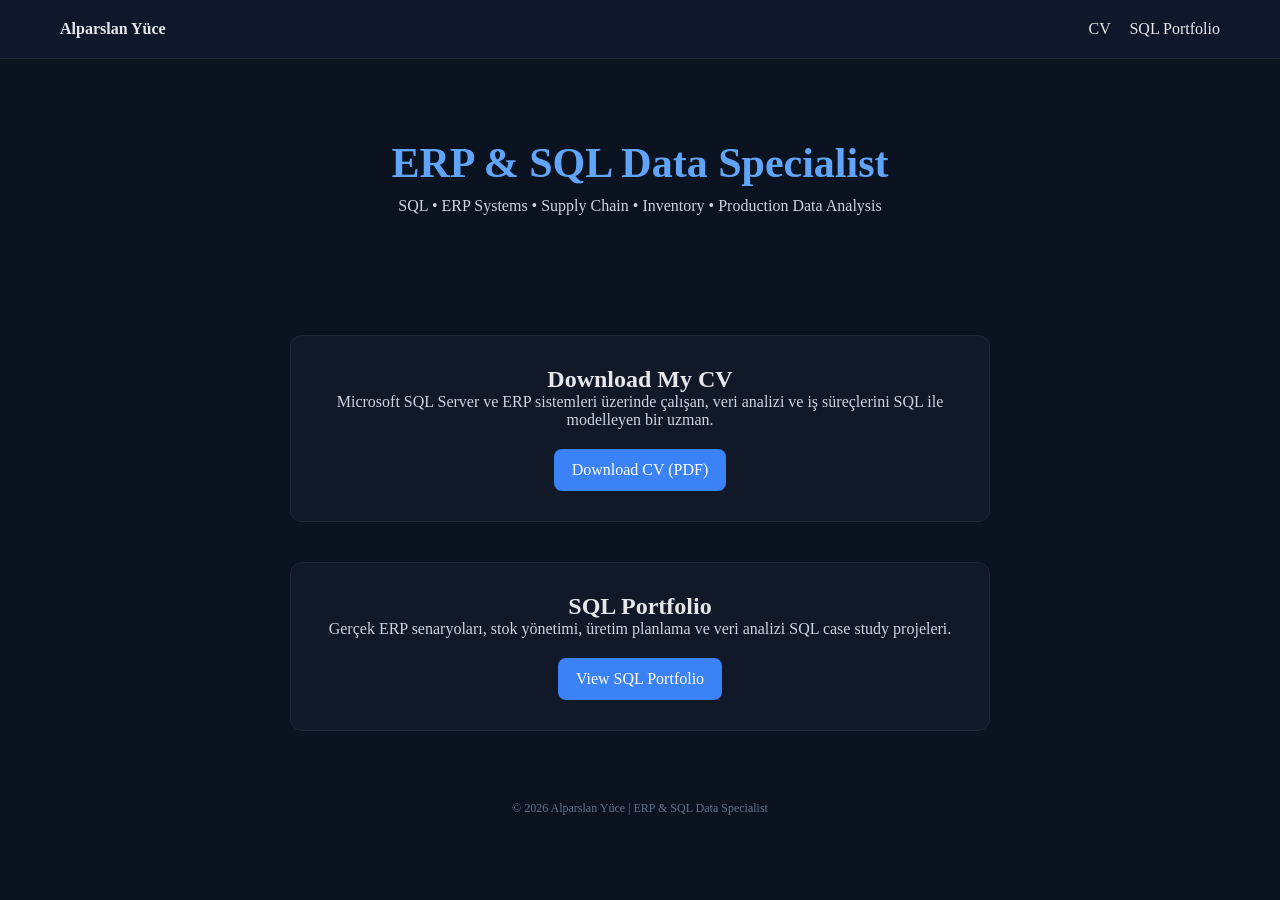
<file: index.html>
<!DOCTYPE html>
<html lang="tr">

<head>
<meta charset="UTF-8">

<!-- SEO -->
<title>ERP & SQL Data Specialist | Alparslan Yüce</title>

<meta name="description" content="ERP (SAP / Netsis) ve MSSQL üzerinde veri analizi yapan SQL Data Specialist. Stok yönetimi, üretim planlama ve raporlama üzerine case study portfolio.">
<meta name="keywords" content="SQL, ERP, MSSQL, SAP, Data Analyst, Supply Chain, Inventory Management, Production Planning">
<meta name="author" content="Alparslan Yüce">

<meta name="viewport" content="width=device-width, initial-scale=1.0">

<!-- Open Graph (LinkedIn / WhatsApp preview) -->
<meta property="og:title" content="ERP & SQL Data Specialist Portfolio">
<meta property="og:description" content="SQL, ERP, SAP ve MSSQL case study portfolio.">
<meta property="og:type" content="website">

<style>
* {
  margin:0;
  padding:0;
  box-sizing:border-box;
  font-family:Segoe UI;
}

body {
  background:#0b1220;
  color:#e5e7eb;
}

/* HEADER */
header {
  display:flex;
  justify-content:space-between;
  align-items:center;
  padding:20px 60px;
  background:#0f172a;
  border-bottom:1px solid #1f2937;
}

header a {
  color:#e5e7eb;
  text-decoration:none;
  margin-left:15px;
}

/* HERO */
.hero {
  text-align:center;
  padding:80px 20px;
}

.hero h1 {
  font-size:42px;
  color:#60a5fa;
}

.hero p {
  color:#cbd5e1;
  margin-top:10px;
}

/* CARD */
.card {
  max-width:700px;
  margin:40px auto;
  background:#111827;
  padding:30px;
  border-radius:12px;
  border:1px solid #1f2937;
  text-align:center;
}

.card p {
  color:#cbd5e1;
}

/* BUTTON */
.btn {
  display:inline-block;
  margin-top:20px;
  padding:12px 18px;
  background:#3b82f6;
  color:white;
  text-decoration:none;
  border-radius:8px;
}

.btn:hover {
  background:#2563eb;
}

/* FOOTER */
footer {
  text-align:center;
  padding:30px;
  color:#64748b;
  font-size:12px;
}
</style>

</head>

<body>

<header>
  <div><b>Alparslan Yüce</b></div>
  <nav>
    <a href="index.html">CV</a>
    <a href="sql.html">SQL Portfolio</a>
  </nav>
</header>

<div class="hero">
  <h1>ERP & SQL Data Specialist</h1>
  <p>SQL • ERP Systems • Supply Chain • Inventory • Production Data Analysis</p>
</div>

<div class="card">

  <h2>Download My CV</h2>

  <p>
    Microsoft SQL Server ve ERP sistemleri üzerinde çalışan,
    veri analizi ve iş süreçlerini SQL ile modelleyen bir uzman.
  </p>

  <a class="btn" href="Alparslan_Yuce_CV.pdf" download>
    Download CV (PDF)
  </a>

</div>

<div class="card">

  <h2>SQL Portfolio</h2>

  <p>
    Gerçek ERP senaryoları, stok yönetimi, üretim planlama ve
    veri analizi SQL case study projeleri.
  </p>

  <a class="btn" href="sql.html">
    View SQL Portfolio
  </a>

</div>

<footer>
  © 2026 Alparslan Yüce | ERP & SQL Data Specialist
</footer>

</body>
</html>
</file>
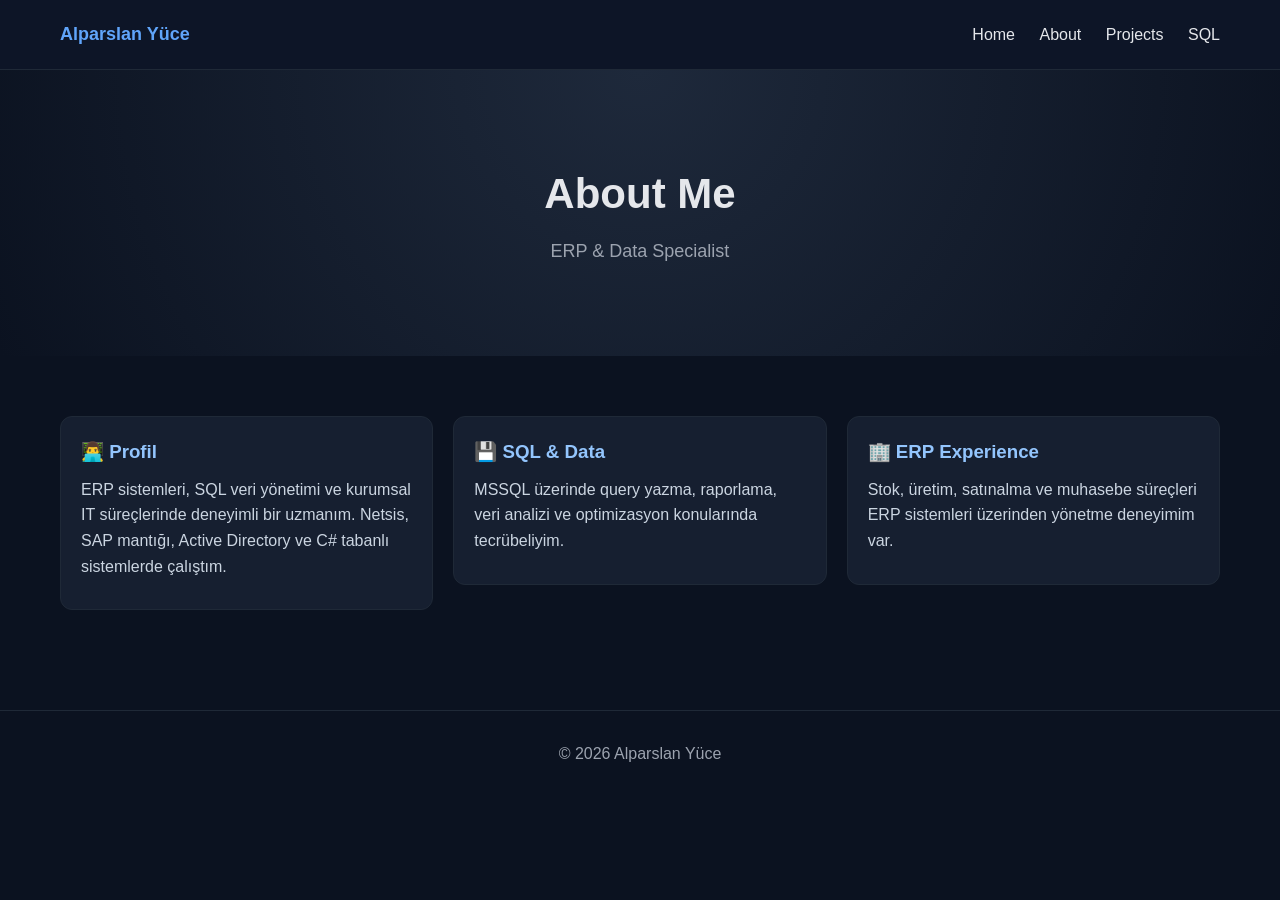
<file: about.html>
<!DOCTYPE html>
<html lang="tr">
<head>
  <meta charset="UTF-8">
  <title>About | Alparslan Yüce</title>
  <link rel="stylesheet" href="style.css">
</head>

<body>

<header>
  <div class="logo">Alparslan Yüce</div>
  <nav>
    <a href="index.html">Home</a>
    <a href="about.html">About</a>
    <a href="projects.html">Projects</a>
    <a href="sql.html">SQL</a>
  </nav>
</header>

<section class="hero">
  <h1>About Me</h1>
  <p>ERP & Data Specialist</p>
</section>

<section class="grid">

  <div class="card">
    <h3>👨‍💻 Profil</h3>
    <p>
      ERP sistemleri, SQL veri yönetimi ve kurumsal IT süreçlerinde deneyimli bir uzmanım.
      Netsis, SAP mantığı, Active Directory ve C# tabanlı sistemlerde çalıştım.
    </p>
  </div>

  <div class="card">
    <h3>💾 SQL & Data</h3>
    <p>
      MSSQL üzerinde query yazma, raporlama, veri analizi ve optimizasyon konularında tecrübeliyim.
    </p>
  </div>

  <div class="card">
    <h3>🏢 ERP Experience</h3>
    <p>
      Stok, üretim, satınalma ve muhasebe süreçleri ERP sistemleri üzerinden yönetme deneyimim var.
    </p>
  </div>

</section>

<footer>
  <p>© 2026 Alparslan Yüce</p>
</footer>

</body>
</html>
</file>
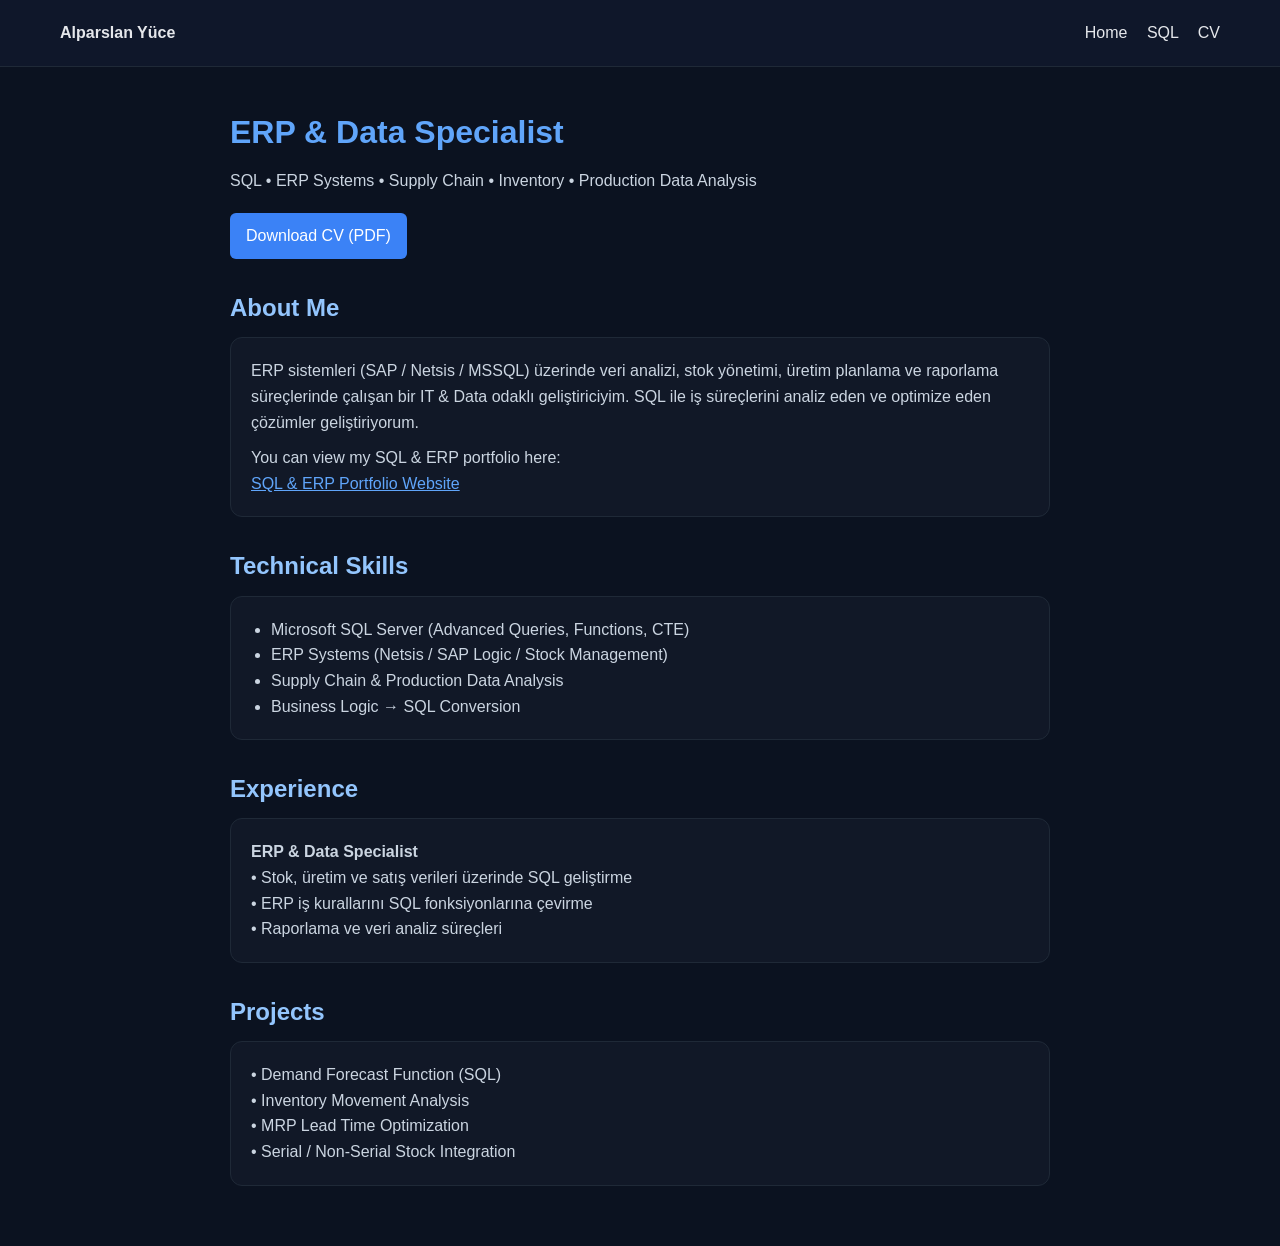
<file: cv.html>
<!DOCTYPE html>
<html lang="tr">
<head>
<meta charset="UTF-8">
<title>CV | Alparslan Yüce</title>

<style>
* {
  margin: 0;
  padding: 0;
  box-sizing: border-box;
  font-family: 'Segoe UI', sans-serif;
}

body {
  background: #0b1220;
  color: #e5e7eb;
  line-height: 1.6;
}

header {
  display: flex;
  justify-content: space-between;
  padding: 20px 60px;
  background: #0f172a;
  border-bottom: 1px solid #1f2937;
}

header a {
  color: #e5e7eb;
  text-decoration: none;
  margin-left: 15px;
}

.container {
  max-width: 900px;
  margin: auto;
  padding: 40px;
}

h1 {
  color: #60a5fa;
  margin-bottom: 10px;
}

h2 {
  color: #93c5fd;
  margin-top: 30px;
  margin-bottom: 10px;
}

.card {
  background: #111827;
  padding: 20px;
  border-radius: 12px;
  border: 1px solid #1f2937;
  margin-bottom: 20px;
}

ul {
  padding-left: 20px;
  color: #cbd5e1;
}

p {
  color: #cbd5e1;
}

.btn {
  display: inline-block;
  margin-top: 20px;
  padding: 10px 16px;
  background: #3b82f6;
  color: white;
  border-radius: 6px;
  text-decoration: none;
}

.btn:hover {
  background: #2563eb;
}
</style>

</head>

<body>

<header>
  <div><b>Alparslan Yüce</b></div>
  <nav>
    <a href="index.html">Home</a>
    <a href="sql.html">SQL</a>
    <a href="cv.html">CV</a>
  </nav>
</header>

<div class="container">

  <h1>ERP & Data Specialist</h1>
  <p>SQL • ERP Systems • Supply Chain • Inventory • Production Data Analysis</p>

  <!-- DOWNLOAD BUTTON -->
  <a class="btn" href="Alparslan_Yuce_CV.pdf" download>
    Download CV (PDF)
  </a>

  <h2>About Me</h2>
  <div class="card">
    <p>
      ERP sistemleri (SAP / Netsis / MSSQL) üzerinde veri analizi,
      stok yönetimi, üretim planlama ve raporlama süreçlerinde çalışan
      bir IT & Data odaklı geliştiriciyim.
      SQL ile iş süreçlerini analiz eden ve optimize eden çözümler geliştiriyorum.
    </p>

    <p style="margin-top:10px;">
      You can view my SQL & ERP portfolio here:<br>
      <a href="https://alparslanyuce.github.io/alparslanyuce-portfolio/" target="_blank" style="color:#60a5fa;">
        SQL & ERP Portfolio Website
      </a>
    </p>
  </div>

  <h2>Technical Skills</h2>
  <div class="card">
    <ul>
      <li>Microsoft SQL Server (Advanced Queries, Functions, CTE)</li>
      <li>ERP Systems (Netsis / SAP Logic / Stock Management)</li>
      <li>Supply Chain & Production Data Analysis</li>
      <li>Business Logic → SQL Conversion</li>
    </ul>
  </div>

  <h2>Experience</h2>
  <div class="card">
    <p><b>ERP & Data Specialist</b></p>
    <p>• Stok, üretim ve satış verileri üzerinde SQL geliştirme</p>
    <p>• ERP iş kurallarını SQL fonksiyonlarına çevirme</p>
    <p>• Raporlama ve veri analiz süreçleri</p>
  </div>

  <h2>Projects</h2>
  <div class="card">
    <p>• Demand Forecast Function (SQL)</p>
    <p>• Inventory Movement Analysis</p>
    <p>• MRP Lead Time Optimization</p>
    <p>• Serial / Non-Serial Stock Integration</p>
  </div>

</div>

</body>
</html>
</file>
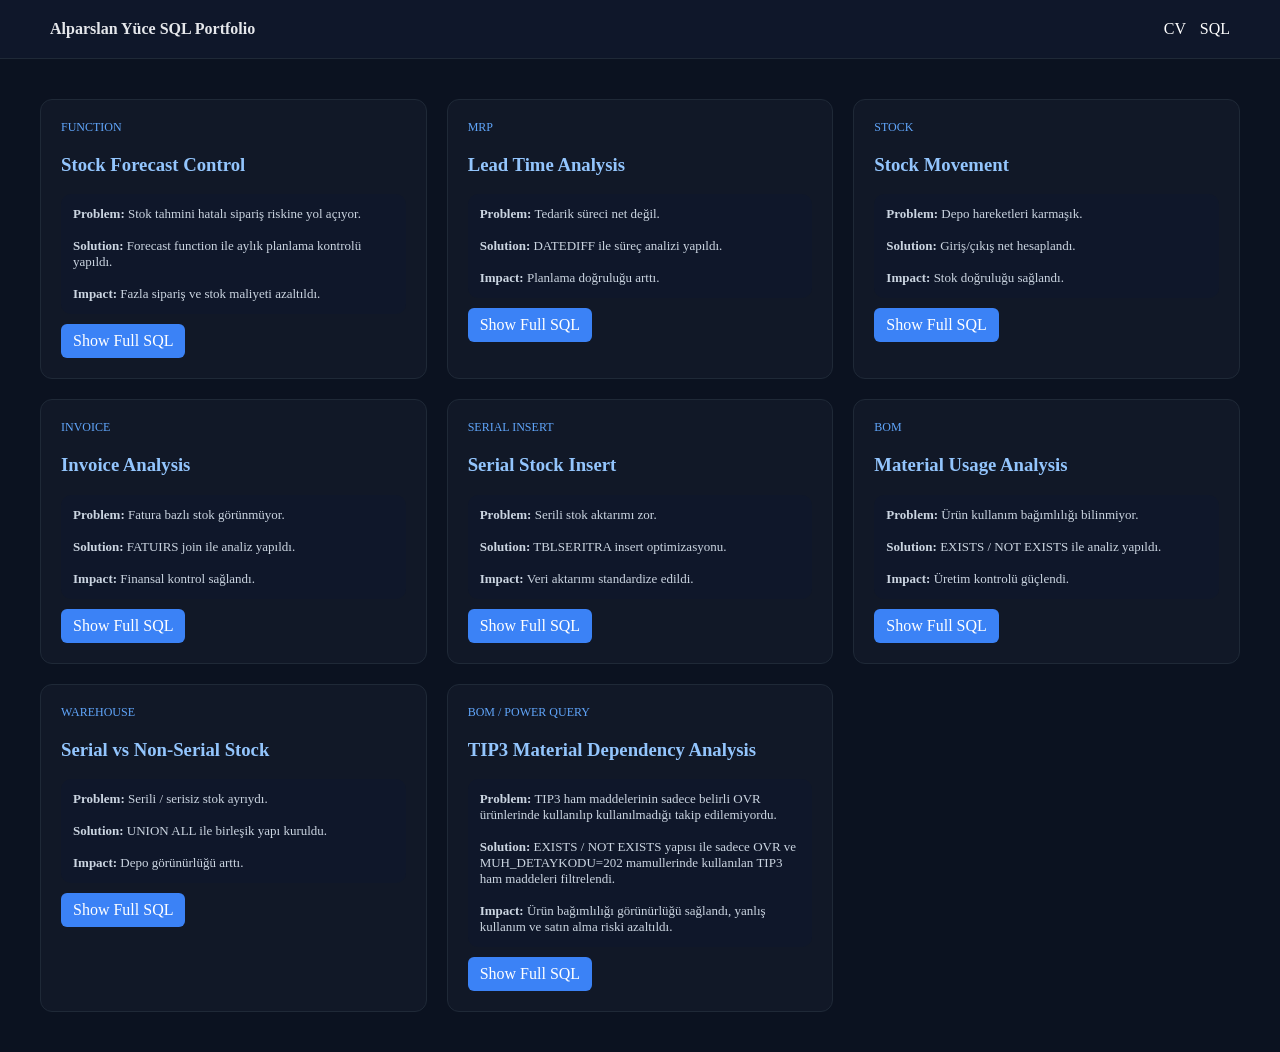
<file: sql.html>
<!DOCTYPE html>
<html lang="tr">
<head>
<meta charset="UTF-8">
<title>SQL Portfolio</title>

<style>
body{
  margin:0;
  font-family:Segoe UI;
  background:#0b1220;
  color:#e5e7eb;
}

header{
  display:flex;
  justify-content:space-between;
  padding:20px 50px;
  background:#0f172a;
  border-bottom:1px solid #1f2937;
}

header a{
  color:white;
  text-decoration:none;
  margin-left:10px;
}

.grid{
  display:grid;
  grid-template-columns:repeat(auto-fit,minmax(360px,1fr));
  gap:20px;
  padding:40px;
}

.card{
  background:#111827;
  padding:20px;
  border-radius:12px;
  border:1px solid #1f2937;
}

.tag{
  color:#60a5fa;
  font-size:12px;
}

h3{
  color:#93c5fd;
}

.case{
  background:#0f172a;
  padding:12px;
  border-radius:10px;
  font-size:13px;
  color:#cbd5e1;
  margin-bottom:10px;
}

.btn{
  display:inline-block;
  padding:8px 12px;
  background:#3b82f6;
  color:white;
  border-radius:6px;
  cursor:pointer;
}

.btn:hover{
  background:#2563eb;
}

/* MODAL */
.modal{
  display:none;
  position:fixed;
  top:0;
  left:0;
  width:100%;
  height:100%;
  background:rgba(0,0,0,0.85);
}

.modal-content{
  background:#0f172a;
  margin:4% auto;
  padding:20px;
  width:90%;
  max-height:85%;
  overflow:auto;
  border-radius:10px;
  border:1px solid #1f2937;
}

pre{
  white-space:pre;
  font-size:12px;
  color:#e5e7eb;
}

.close{
  float:right;
  cursor:pointer;
  font-size:18px;
}
</style>
</head>

<body>

<header>
  <div><b>Alparslan Yüce SQL Portfolio</b></div>
  <nav>
    <a href="index.html">CV</a>
    <a href="sql.html">SQL</a>
  </nav>
</header>

<div class="grid">

<!-- SQL 1 -->
<div class="card">
<div class="tag">FUNCTION</div>
<h3>Stock Forecast Control</h3>

<div class="case">
<b>Problem:</b> Stok tahmini hatalı sipariş riskine yol açıyor.<br><br>
<b>Solution:</b> Forecast function ile aylık planlama kontrolü yapıldı.<br><br>
<b>Impact:</b> Fazla sipariş ve stok maliyeti azaltıldı.
</div>

<div class="btn" onclick="show('sql1')">Show Full SQL</div>
</div>

<!-- SQL 2 -->
<div class="card">
<div class="tag">MRP</div>
<h3>Lead Time Analysis</h3>

<div class="case">
<b>Problem:</b> Tedarik süreci net değil.<br><br>
<b>Solution:</b> DATEDIFF ile süreç analizi yapıldı.<br><br>
<b>Impact:</b> Planlama doğruluğu arttı.
</div>

<div class="btn" onclick="show('sql2')">Show Full SQL</div>
</div>

<!-- SQL 3 -->
<div class="card">
<div class="tag">STOCK</div>
<h3>Stock Movement</h3>

<div class="case">
<b>Problem:</b> Depo hareketleri karmaşık.<br><br>
<b>Solution:</b> Giriş/çıkış net hesaplandı.<br><br>
<b>Impact:</b> Stok doğruluğu sağlandı.
</div>

<div class="btn" onclick="show('sql3')">Show Full SQL</div>
</div>

<!-- SQL 4 -->
<div class="card">
<div class="tag">INVOICE</div>
<h3>Invoice Analysis</h3>

<div class="case">
<b>Problem:</b> Fatura bazlı stok görünmüyor.<br><br>
<b>Solution:</b> FATUIRS join ile analiz yapıldı.<br><br>
<b>Impact:</b> Finansal kontrol sağlandı.
</div>

<div class="btn" onclick="show('sql4')">Show Full SQL</div>
</div>

<!-- SQL 5 -->
<div class="card">
<div class="tag">SERIAL INSERT</div>
<h3>Serial Stock Insert</h3>

<div class="case">
<b>Problem:</b> Serili stok aktarımı zor.<br><br>
<b>Solution:</b> TBLSERITRA insert optimizasyonu.<br><br>
<b>Impact:</b> Veri aktarımı standardize edildi.
</div>

<div class="btn" onclick="show('sql5')">Show Full SQL</div>
</div>

<!-- SQL 6 -->
<div class="card">
<div class="tag">BOM</div>
<h3>Material Usage Analysis</h3>

<div class="case">
<b>Problem:</b> Ürün kullanım bağımlılığı bilinmiyor.<br><br>
<b>Solution:</b> EXISTS / NOT EXISTS ile analiz yapıldı.<br><br>
<b>Impact:</b> Üretim kontrolü güçlendi.
</div>

<div class="btn" onclick="show('sql6')">Show Full SQL</div>
</div>

<!-- SQL 7 -->
<div class="card">
<div class="tag">WAREHOUSE</div>
<h3>Serial vs Non-Serial Stock</h3>

<div class="case">
<b>Problem:</b> Serili / serisiz stok ayrıydı.<br><br>
<b>Solution:</b> UNION ALL ile birleşik yapı kuruldu.<br><br>
<b>Impact:</b> Depo görünürlüğü arttı.
</div>

<div class="btn" onclick="show('sql7')">Show Full SQL</div>
</div>

<!-- SQL 8 -->
<div class="card">
<div class="tag">BOM / POWER QUERY</div>
<h3>TIP3 Material Dependency Analysis</h3>

<div class="case">
<b>Problem:</b> TIP3 ham maddelerinin sadece belirli OVR ürünlerinde kullanılıp kullanılmadığı takip edilemiyordu.<br><br>
<b>Solution:</b> EXISTS / NOT EXISTS yapısı ile sadece OVR ve MUH_DETAYKODU=202 mamullerinde kullanılan TIP3 ham maddeleri filtrelendi.<br><br>
<b>Impact:</b> Ürün bağımlılığı görünürlüğü sağlandı, yanlış kullanım ve satın alma riski azaltıldı.
</div>

<div class="btn" onclick="show('sql8')">Show Full SQL</div>
</div>

</div>

<!-- MODAL -->
<div id="modal" class="modal">
<div class="modal-content">
<span class="close" onclick="closeModal()">✖</span>
<pre id="box"></pre>
</div>
</div>

<script>

/* 🔥 FULL REAL SQL - NO EDIT NO CUT */
const SQL = {

sql1: `CREATE FUNCTION dbo.EBFNC_SIPFORECAST1  
(  
    @STOK_KODU VARCHAR(50),  
    @TARIH DATE,  
    @MIKTAR DECIMAL(18,2)  
)  
RETURNS INT  
AS  
BEGIN  
    DECLARE @SONUC INT = 0  
    DECLARE @AY INT  
    DECLARE @YIL INT  
    DECLARE @FORECAST_MIKTAR DECIMAL(18,2) = 0  
    DECLARE @SIP_BAKIYE DECIMAL(18,2) = 0  

    SET @AY = MONTH(@TARIH)  
    SET @YIL = YEAR(@TARIH)  

    ;WITH FORECAST AS  
    (  
        SELECT   
            t.STOK_KODU,  
            v.AyNumarasi,  
            CASE   
                WHEN v.AyNumarasi < MONTH(GETDATE())   
                    THEN YEAR(GETDATE()) + 1  
                ELSE YEAR(GETDATE())  
            END AS YIL,  
            v.Miktar  
        FROM TBLSIP12TMP t  
        CROSS APPLY  
        (  
            VALUES  
                (1 , t.MIKTAR_1),  
                (2 , t.MIKTAR_2),  
                (3 , t.MIKTAR_3),  
                (4 , t.MIKTAR_4),  
                (5 , t.MIKTAR_5),  
                (6 , t.MIKTAR_6),  
                (7 , t.MIKTAR_7),  
                (8 , t.MIKTAR_8),  
                (9 , t.MIKTAR_9),  
                (10, t.MIKTAR_10),  
                (11, t.MIKTAR_11),  
                (12, t.MIKTAR_12)  
        ) v(AyNumarasi,Miktar)
    )  
    SELECT @FORECAST_MIKTAR = ISNULL(SUM(Miktar),0) FROM FORECAST;  

    IF (@SIP_BAKIYE + @MIKTAR) > @FORECAST_MIKTAR  
        RETURN 1;  

    RETURN 0;  
END`,

sql2: `SELECT t.STOK_KODU, t.TARIH AS ihtiyac_tarihi, t.TESTAR AS teslim_tarihi,
t.HABERTAR AS bildirim_tarihi, t.SIPTAR AS siparis_tarihi,
-- Farklar kaç gün? DATEDIFF(DAY, t.SIPTAR, t.TARIH) AS siparis_ihtiyac_fark,
DATEDIFF(DAY, t.TESTAR, t.TARIH) AS teslim_ihtiyac_fark, 
DATEDIFF(DAY, t.HABERTAR, t.TESTAR) AS bildirim_teslim_fark, 
-- Stok temin süresi s.TEMIN_SURESI,
-- Cari nakliye süresi c.NAKLIYE_SURESI FROM TBLMRPSIP t 
LEFT JOIN TBLSTSABIT s ON s.STOK_KODU = t.STOK_KODU 
AND s.SUBE_KODU = t.ISLETME_KODU LEFT JOIN TBLCARISTOK c 
ON c.CARI_KOD = t.SATICI_KODU WHERE t.STOK_KODU LIKE 'LF024013000403%'
ORDER BY t.TARIH`,

sql3: `SELECT STOK_KODU, DEPO_KODU, 
SUM(CASE WHEN STHAR_GCKOD = 'G' THEN STHAR_GCMIK ELSE 0 END)
AS GIRIS_MIKTAR, SUM(CASE WHEN STHAR_GCKOD = 'C' THEN STHAR_GCMIK ELSE 0 END) 
AS CIKIS_MIKTAR, SUM(CASE WHEN STHAR_GCKOD = 'G' THEN STHAR_GCMIK WHEN STHAR_GCKOD = 'C'
THEN -STHAR_GCMIK ELSE 0 END) AS NET_MIKTAR FROM TBLSTHAR WHERE STOK_KODU = 'LF022602088026-Y' 
AND DEPO_KODU = '101' GROUP BY STOK_KODU, DEPO_KODU;`,

sql4: `SELECT F.SUBE_KODU, F.TARIH, F.FATIRS_NO AS BELGE_NO, F.CARI_KODU, CASE WHEN F.FTIRSIP = '1'
THEN 'SATIS FATURASI' WHEN F.FTIRSIP = '2'THEN 'ALIS FATURASI' WHEN F.FTIRSIP = '3' 
THEN 'SATIS IRSALIYE' WHEN F.FTIRSIP = '4' THEN 'ALIS IRSALIYE' WHEN F.FTIRSIP IN (' 8','9')
THEN 'DEPOLAR ARASI TRANSFER' END AS BELGE_TIPI, S.STOK_KODU, S.STHAR_GCMIK AS MIKTAR, S.STHAR_NF AS BIRIM_FIYAT 
FROM TBLSTHAR S WITH(NOLOCK) LEFT JOIN TBLFATUIRS F WITH(NOLOCK) ON F.FATIRS_NO = S.FISNO
WHERE S.STOK_KODU IN ('LF040006037551', 'LF040006039501', 'LF040135102064', 'LF043540500600', 
'LF045152022224', 'LF045790012000', 'LF288430167', 'LF288711953', 'LF288712185', 'LF288712584',
'TH630C1_FN', 'LF024013000082', 'LF024013000139', 'LF024013000378', 'LF030070062016',
'LF040006037101', 'LF040006037104', 'LF040006037161', 'LF040006037164', 'LF040006037174', 
'LF040006037511', 'LF040006037550') ORDER BY S.STOK_KODU, F.TARIH`,

sql5: `INSERT INTO [dbo].[TBLSERITRA] ([KAYIT_TIPI] ,[SERI_NO] ,[STOK_KODU]
,[STRA_INC] ,[TARIH] ,[ACIK1] ,[ACIK2] ,[GCKOD] ,[MIKTAR] ,[MIKTAR2] ,[BELGENO]
,[BELGETIP] ,[HARACIK] ,[SUBE_KODU] ,[DEPOKOD] ,[SIPNO] ,[KARSISERI] ,[YEDEK1] 
,[YEDEK2] ,[YEDEK3] ,[YEDEK4] ,[YEDEK5] ,[YEDEK6] ,[YEDEK7] ,[YEDEK8] ,[ONAYTIPI]
,[ONAYNUM] ,[ACIK3] ,[SERI_NO_3] ,[SERI_NO_4] ,[ACIKLAMA_4] ,[ACIKLAMA_5] ,[SON_KULLANMA_TARIHI] 
,[PARENT_ID] ,[INIT_MIKTAR] ,[AKTARILAN_MIKTAR] ,[CIKISKONTROL] ,[BARKOD]) select [KAYIT_TIPI]
,'2411C0033003' ,'845007010500' ,'32568' ,'2025-01-01 00:00:00.000' ,[ACIK1] ,[ACIK2] ,'G' ,'1' ,[MIKTAR2] 
,'SAYIMISLEME0001' ,[BELGETIP] ,[HARACIK] ,[SUBE_KODU] ,'135' ,[SIPNO] ,[KARSISERI] ,[YEDEK1] ,[YEDEK2] 
,[YEDEK3] ,[YEDEK4] ,[YEDEK5] ,[YEDEK6] ,[YEDEK7] ,[YEDEK8] ,[ONAYTIPI] ,[ONAYNUM] ,[ACIK3] ,[SERI_NO_3]
,[SERI_NO_4] ,[ACIKLAMA_4] ,[ACIKLAMA_5] ,[SON_KULLANMA_TARIHI] ,[PARENT_ID] ,[INIT_MIKTAR] ,[AKTARILAN_MIKTAR]
,[CIKISKONTROL] ,[BARKOD] from tblSERITRA WHERE STOK_KODU = '845007010500'AND STRA_INC='47737'`,

sql6: `SELECT RM.HAM_KODU, SBHAM.STOK_ADI, SBHAM.GRUP_KODU, SBHAM.MUH_DETAYKODU, 
CR.KULL5S FROM TBLSTOKURM RM INNER JOIN TBLCARISTOK CR ON CR.STOK_KODU = RM.HAM_KODU INNER JOIN 
TBLSTSABIT SBHAM ON SBHAM.STOK_KODU = RM.HAM_KODU WHERE ISNULL(CR.KULL5S,'') LIKE 'TIP3%' 
-- Keort / Keortevo ürünlerinde kullanılıyor mu AND EXISTS
( SELECT 1 FROM TBLSTOKURM U INNER JOIN TBLSTSABIT SB ON SB.STOK_KODU = U.MAMUL_KODU 
WHERE U.HAM_KODU = RM.HAM_KODU AND SB.MUH_DETAYKODU IN ('201','2807') AND 
( SB.GRUP_KODU LIKE 'Keort%' OR SB.GRUP_KODU LIKE 'Keortevo%' ) )
-- Başka ürünlerde kullanılıyorsa alma AND NOT EXISTS 
( SELECT 1 FROM TBLSTOKURM X INNER JOIN TBLSTSABIT SB2 ON SB2.STOK_KODU = X.MAMUL_KODU
WHERE X.HAM_KODU = RM.HAM_KODU AND NOT ( SB2.MUH_DETAYKODU IN ('201','2807')
AND ( SB2.GRUP_KODU LIKE 'Keort%' OR SB2.GRUP_KODU LIKE 'Keortevo%' ) ) ) 
GROUP BY RM.HAM_KODU, SBHAM.STOK_ADI, CR.KULL5S, SBHAM.GRUP_KODU, SBHAM.MUH_DETAYKODU ORDER BY RM.HAM_KODU`,

sql7: `SERİSİZ 
SELECT sh.depo_kodu, sh.stok_kodu, 
sk.stok_adi, NULL AS seri_no, 
SUM( CASE WHEN sh.sthar_gckod = 'G' THEN 
sh.sthar_gcmik WHEN sh.sthar_gckod = 'C' THEN 
-sh.sthar_gcmik ELSE 0 END ) AS miktar 
FROM tblsthar sh JOIN TBLSTSABIT sk ON 
sk.stok_kodu = sh.stok_kodu WHERE sh.depo_kodu = 166 
GROUP BY sh.depo_kodu, sh.stok_kodu, sk.stok_adi UNION ALL -- 
SERİLİ (örnek) 
SELECT ss.depokod, ss.stok_kodu, sk.stok_adi, ss.seri_no, 
SUM( CASE WHEN ss.gckod = 'G' THEN ss.miktar WHEN ss.gckod = 'C' THEN -ss.miktar ELSE 0 END ) 
AS miktar FROM tblseritra ss JOIN TBLSTSABIT sk ON sk.stok_kodu = ss.stok_kodu WHERE ss.depokod = 166
GROUP BY ss.depokod, ss.stok_kodu, sk.stok_adi, ss.seri_no HAVING SUM( CASE WHEN 
ss.gckod = 'G' THEN ss.miktar WHEN ss.gckod = 'C' THEN -ss.miktar ELSE 0 END ) > 0`,

sql8: 
`SELECT RM.HAM_KODU, SBHAM.STOK_ADI AS HAMMADDE_ADI, SBMAMUL.STOK_KODU AS MAMUL_KODU,
SBMAMUL.STOK_ADI AS MAMUL_ADI, SBMAMUL.GRUP_KODU, SBMAMUL.MUH_DETAYKODU, CR.KULL5S FROM TBLSTOKURM RM
INNER JOIN TBLCARISTOK CR ON CR.STOK_KODU = RM.HAM_KODU INNER JOIN TBLSTSABIT SBHAM
ON SBHAM.STOK_KODU = RM.HAM_KODU INNER JOIN TBLSTSABIT SBMAMUL ON SBMAMUL.STOK_KODU = RM.MAMUL_KODU
WHERE ISNULL(CR.KULL5S,'') LIKE 'TIP3%' AND SBMAMUL.GRUP_KODU LIKE 'OVR%' AND SBMAMUL.MUH_DETAYKODU = '202'
AND NOT EXISTS (SELECT 1 FROM TBLSTOKURM X INNER JOIN TBLSTSABIT SB2 ON SB2.STOK_KODU = X.MAMUL_KODU
WHERE X.HAM_KODU = RM.HAM_KODU AND NOT (SB2.GRUP_KODU LIKE 'OVR%' AND SB2.MUH_DETAYKODU = '202'))
ORDER BY RM.HAM_KODU`,
};

function show(k){
  document.getElementById("box").innerText = SQL[k];
  document.getElementById("modal").style.display="block";
}

function closeModal(){
  document.getElementById("modal").style.display="none";
}

window.onclick=function(e){
  if(e.target.id==="modal"){
    closeModal();
  }
}
</script>

</body>
</html>
</file>
<file: style.css>
/* RESET */
* {
  margin: 0;
  padding: 0;
  box-sizing: border-box;
  font-family: 'Segoe UI', Tahoma, Geneva, Verdana, sans-serif;
}

/* BODY */
body {
  background: #0b1220;
  color: #e5e7eb;
  line-height: 1.6;
}

/* HEADER */
header {
  display: flex;
  justify-content: space-between;
  align-items: center;
  padding: 20px 60px;
  background: rgba(15, 23, 42, 0.85);
  backdrop-filter: blur(10px);
  position: sticky;
  top: 0;
  border-bottom: 1px solid #1f2937;
  z-index: 10;
}

.logo {
  font-size: 18px;
  font-weight: bold;
  color: #60a5fa;
}

nav a {
  margin-left: 20px;
  color: #e5e7eb;
  text-decoration: none;
  transition: 0.3s;
}

nav a:hover {
  color: #60a5fa;
}

/* HERO */
.hero {
  text-align: center;
  padding: 90px 20px;
  background: radial-gradient(circle at top, #1e293b, #0b1220);
}

.hero h1 {
  font-size: 42px;
  margin-bottom: 10px;
}

.hero p {
  font-size: 18px;
  color: #9ca3af;
}

.subtext {
  max-width: 700px;
  margin: 10px auto 0;
  color: #cbd5e1;
}

/* BUTTON */
.btn {
  display: inline-block;
  margin-top: 20px;
  padding: 12px 25px;
  background: #3b82f6;
  color: white;
  border-radius: 8px;
  text-decoration: none;
  transition: 0.3s;
}

.btn:hover {
  background: #2563eb;
  transform: translateY(-2px);
}

/* GRID LAYOUT (KRİTİK FIX) */
.grid {
  display: grid;
  grid-template-columns: repeat(auto-fit, minmax(280px, 1fr));
  gap: 20px;
  padding: 60px;
  align-items: start;
}

/* CARD */
.card {
  background: rgba(30, 41, 59, 0.6);
  padding: 20px;
  border-radius: 12px;
  border: 1px solid #1f2937;

  /* 🔥 KRİTİK TAŞMA FIX */
  min-width: 0;
  overflow: hidden;
}

/* CARD TEXT */
.card h3 {
  color: #93c5fd;
  margin-bottom: 10px;
}

.card p {
  color: #cbd5e1;
  margin-bottom: 10px;
}

/* SQL CODE BLOCK (EN ÖNEMLİ) */
pre {
  background: #0f172a;
  padding: 12px;
  border-radius: 10px;

  overflow-x: auto;        /* yatay scroll */
  max-width: 100%;         /* kart dışına çıkmaz */

  white-space: pre-wrap;   /* taşmayı engeller */
  word-break: break-word;  /* uzun satır kırılır */

  font-size: 13px;
  border: 1px solid #1f2937;
}

/* FOOTER */
footer {
  text-align: center;
  padding: 30px;
  border-top: 1px solid #1f2937;
  color: #9ca3af;
  margin-top: 40px;
}

/* RESPONSIVE */
@media (max-width: 768px) {
  header {
    flex-direction: column;
    gap: 10px;
    padding: 20px;
  }

  .hero h1 {
    font-size: 30px;
  }

  .grid {
    padding: 20px;
  }
}
</file>
